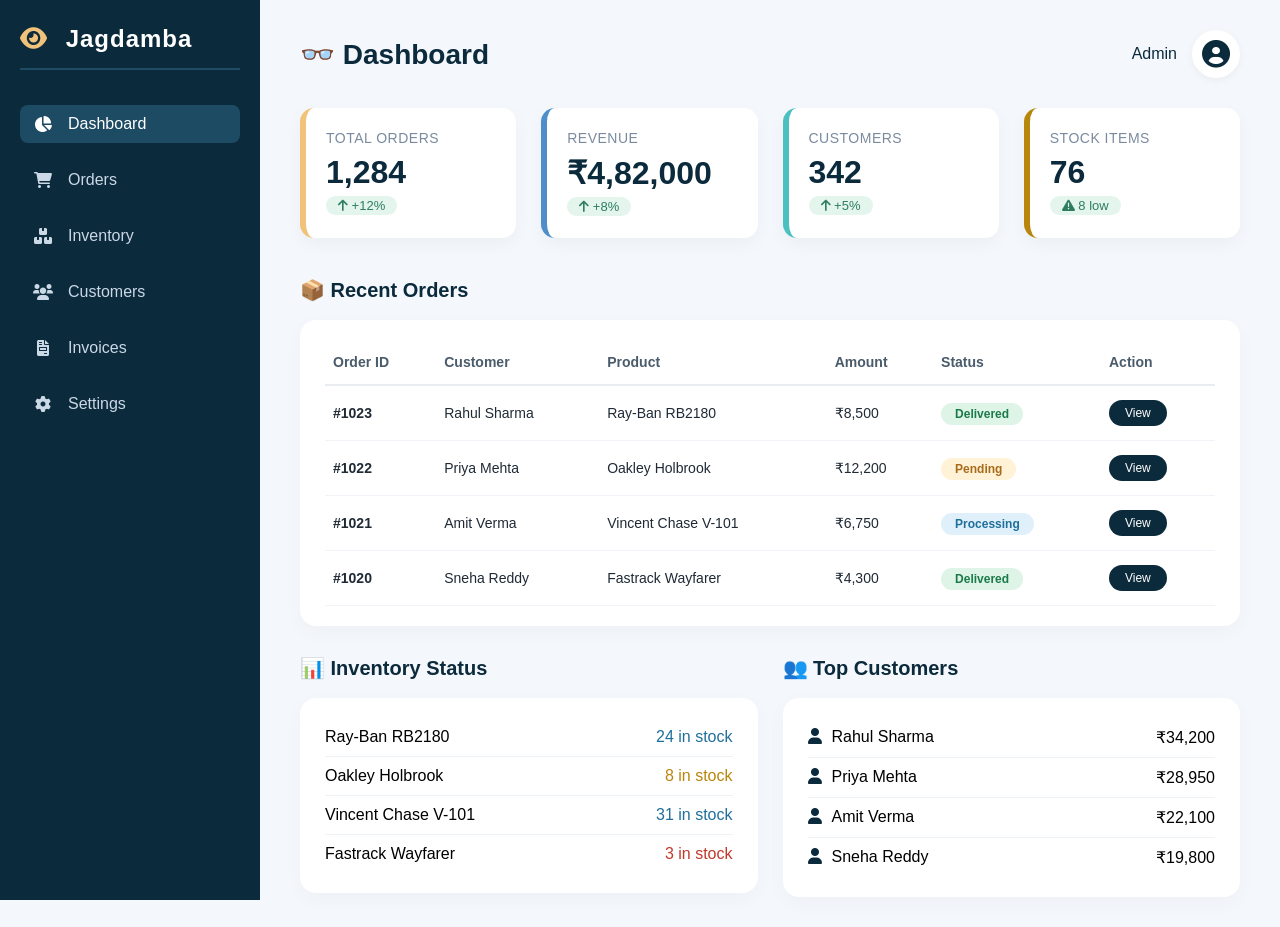
<file: Backend/indexs.html>
<!DOCTYPE html>
<html lang="en">
<head>
  <meta charset="UTF-8" />
  <meta name="viewport" content="width=device-width, initial-scale=1.0"/>
  <title>Jagdamba Optical Admin</title>
  <!-- Font Awesome for icons -->
  <link rel="stylesheet" href="https://cdnjs.cloudflare.com/ajax/libs/font-awesome/6.0.0-beta3/css/all.min.css">
  <style>
    /* ---------- RESET & BASE ---------- */
    * {
      margin: 0;
      padding: 0;
      box-sizing: border-box;
      font-family: 'Segoe UI', Tahoma, Geneva, Verdana, sans-serif;
    }

    body {
      background: #f4f7fc;
      display: flex;
      min-height: 100vh;
    }

    /* ---------- SIDEBAR ---------- */
    .sidebar {
      width: 260px;
      background: #0b2a3c;
      color: #fff;
      padding: 25px 20px;
      position: fixed;
      height: 100%;
      overflow-y: auto;
      transition: 0.3s;
    }

    .sidebar .brand {
      font-size: 24px;
      font-weight: 700;
      margin-bottom: 35px;
      letter-spacing: 1px;
      border-bottom: 2px solid #1d4b63;
      padding-bottom: 15px;
    }
    .sidebar .brand i {
      color: #f0c27a;
      margin-right: 10px;
    }

    .sidebar ul {
      list-style: none;
      padding: 0;
    }

    .sidebar ul li {
      margin: 18px 0;
    }

    .sidebar ul li a {
      color: #cbd8e6;
      text-decoration: none;
      font-size: 16px;
      display: flex;
      align-items: center;
      gap: 14px;
      padding: 10px 12px;
      border-radius: 8px;
      transition: 0.2s;
    }

    .sidebar ul li a:hover,
    .sidebar ul li a.active {
      background: #1d4b63;
      color: #fff;
    }

    .sidebar ul li a i {
      width: 22px;
      text-align: center;
    }

    /* ---------- MAIN CONTENT ---------- */
    .main-content {
      margin-left: 260px;
      padding: 30px 40px;
      width: 100%;
    }

    /* Header */
    .header {
      display: flex;
      justify-content: space-between;
      align-items: center;
      margin-bottom: 30px;
    }

    .header h1 {
      font-size: 28px;
      color: #0b2a3c;
    }

    .header .admin-profile {
      display: flex;
      align-items: center;
      gap: 15px;
    }

    .header .admin-profile i {
      font-size: 28px;
      color: #0b2a3c;
      background: #fff;
      padding: 10px;
      border-radius: 50%;
      box-shadow: 0 2px 8px rgba(0,0,0,0.05);
    }

    /* ---------- STATS CARDS ---------- */
    .stats {
      display: grid;
      grid-template-columns: repeat(auto-fit, minmax(200px, 1fr));
      gap: 25px;
      margin-bottom: 35px;
    }

    .stat-card {
      background: #fff;
      padding: 22px 20px;
      border-radius: 14px;
      box-shadow: 0 6px 18px rgba(0,0,0,0.04);
      border-left: 6px solid #f0c27a;
    }

    .stat-card h3 {
      font-size: 14px;
      color: #7a8a9e;
      font-weight: 500;
      letter-spacing: 0.5px;
    }

    .stat-card .number {
      font-size: 32px;
      font-weight: 700;
      color: #0b2a3c;
      margin: 8px 0 5px;
    }

    .stat-card .sub {
      font-size: 13px;
      color: #2e7d5e;
      background: #e3f5ed;
      display: inline-block;
      padding: 2px 12px;
      border-radius: 20px;
    }

    /* ---------- TABLES & SECTIONS ---------- */
    .section-title {
      font-size: 20px;
      font-weight: 600;
      color: #0b2a3c;
      margin: 40px 0 18px 0;
    }

    .card {
      background: #fff;
      border-radius: 16px;
      padding: 20px 25px;
      box-shadow: 0 6px 20px rgba(0,0,0,0.03);
      overflow-x: auto;
    }

    table {
      width: 100%;
      border-collapse: collapse;
      font-size: 14px;
    }

    th {
      text-align: left;
      padding: 14px 8px;
      color: #4a5b6b;
      font-weight: 600;
      border-bottom: 2px solid #e9edf2;
    }

    td {
      padding: 14px 8px;
      border-bottom: 1px solid #f0f3f7;
      color: #1f2a36;
    }

    .status-badge {
      background: #dff0fa;
      color: #1f6f9b;
      padding: 4px 14px;
      border-radius: 30px;
      font-size: 12px;
      font-weight: 600;
    }

    .status-badge.delivered {
      background: #ddf4e6;
      color: #1b7a4a;
    }

    .status-badge.pending {
      background: #fff2d6;
      color: #a86b1a;
    }

    .btn-small {
      background: #0b2a3c;
      color: #fff;
      border: none;
      padding: 6px 16px;
      border-radius: 30px;
      font-size: 12px;
      cursor: pointer;
      transition: 0.2s;
    }

    .btn-small:hover {
      background: #1d4b63;
    }

    /* ---------- RESPONSIVE ---------- */
    @media (max-width: 768px) {
      .sidebar {
        width: 70px;
        padding: 20px 12px;
      }
      .sidebar .brand {
        font-size: 0;
      }
      .sidebar .brand i {
        font-size: 24px;
        margin-right: 0;
      }
      .sidebar ul li a span {
        display: none;
      }
      .sidebar ul li a {
        justify-content: center;
        padding: 12px 0;
      }
      .main-content {
        margin-left: 70px;
        padding: 20px;
      }
      .stats {
        grid-template-columns: 1fr 1fr;
      }
    }

    @media (max-width: 500px) {
      .stats {
        grid-template-columns: 1fr;
      }
      .header {
        flex-direction: column;
        align-items: start;
        gap: 12px;
      }
    }
  </style>
</head>
<body>

  <!-- SIDEBAR -->
  <aside class="sidebar">
    <div class="brand">
      <i class="fas fa-eye"></i> Jagdamba
    </div>
    <ul>
      <li><a href="#" class="active"><i class="fas fa-chart-pie"></i> <span>Dashboard</span></a></li>
      <li><a href="#"><i class="fas fa-shopping-cart"></i> <span>Orders</span></a></li>
      <li><a href="#"><i class="fas fa-boxes"></i> <span>Inventory</span></a></li>
      <li><a href="#"><i class="fas fa-users"></i> <span>Customers</span></a></li>
      <li><a href="#"><i class="fas fa-file-invoice"></i> <span>Invoices</span></a></li>
      <li><a href="#"><i class="fas fa-cog"></i> <span>Settings</span></a></li>
    </ul>
  </aside>

  <!-- MAIN -->
  <main class="main-content">

    <!-- HEADER -->
    <div class="header">
      <h1>👓 Dashboard</h1>
      <div class="admin-profile">
        <span style="color:#0b2a3c; font-weight:500;">Admin</span>
        <i class="fas fa-user-circle"></i>
      </div>
    </div>

    <!-- STATS -->
    <div class="stats">
      <div class="stat-card">
        <h3>TOTAL ORDERS</h3>
        <div class="number">1,284</div>
        <span class="sub"><i class="fas fa-arrow-up"></i> +12%</span>
      </div>
      <div class="stat-card" style="border-left-color:#4f8ec9;">
        <h3>REVENUE</h3>
        <div class="number">₹4,82,000</div>
        <span class="sub"><i class="fas fa-arrow-up"></i> +8%</span>
      </div>
      <div class="stat-card" style="border-left-color:#4bc0c0;">
        <h3>CUSTOMERS</h3>
        <div class="number">342</div>
        <span class="sub"><i class="fas fa-arrow-up"></i> +5%</span>
      </div>
      <div class="stat-card" style="border-left-color:#b8860b;">
        <h3>STOCK ITEMS</h3>
        <div class="number">76</div>
        <span class="sub"><i class="fas fa-exclamation-triangle"></i> 8 low</span>
      </div>
    </div>

    <!-- RECENT ORDERS -->
    <div class="section-title">📦 Recent Orders</div>
    <div class="card">
      <table>
        <thead>
          <tr>
            <th>Order ID</th>
            <th>Customer</th>
            <th>Product</th>
            <th>Amount</th>
            <th>Status</th>
            <th>Action</th>
          </tr>
        </thead>
        <tbody>
          <tr>
            <td><strong>#1023</strong></td>
            <td>Rahul Sharma</td>
            <td>Ray-Ban RB2180</td>
            <td>₹8,500</td>
            <td><span class="status-badge delivered">Delivered</span></td>
            <td><button class="btn-small">View</button></td>
          </tr>
          <tr>
            <td><strong>#1022</strong></td>
            <td>Priya Mehta</td>
            <td>Oakley Holbrook</td>
            <td>₹12,200</td>
            <td><span class="status-badge pending">Pending</span></td>
            <td><button class="btn-small">View</button></td>
          </tr>
          <tr>
            <td><strong>#1021</strong></td>
            <td>Amit Verma</td>
            <td>Vincent Chase V-101</td>
            <td>₹6,750</td>
            <td><span class="status-badge">Processing</span></td>
            <td><button class="btn-small">View</button></td>
          </tr>
          <tr>
            <td><strong>#1020</strong></td>
            <td>Sneha Reddy</td>
            <td>Fastrack Wayfarer</td>
            <td>₹4,300</td>
            <td><span class="status-badge delivered">Delivered</span></td>
            <td><button class="btn-small">View</button></td>
          </tr>
        </tbody>
      </table>
    </div>

    <!-- INVENTORY + CUSTOMERS (two columns) -->
    <div style="display: grid; grid-template-columns: 1fr 1fr; gap: 25px; margin-top: 30px;">

      <!-- Inventory -->
      <div>
        <div class="section-title" style="margin-top:0;">📊 Inventory Status</div>
        <div class="card">
          <ul style="list-style:none;">
            <li style="display:flex; justify-content:space-between; padding:10px 0; border-bottom:1px solid #edf2f7;">
              <span>Ray-Ban RB2180</span> <span style="color:#1f6f9b;">24 in stock</span>
            </li>
            <li style="display:flex; justify-content:space-between; padding:10px 0; border-bottom:1px solid #edf2f7;">
              <span>Oakley Holbrook</span> <span style="color:#b8860b;">8 in stock</span>
            </li>
            <li style="display:flex; justify-content:space-between; padding:10px 0; border-bottom:1px solid #edf2f7;">
              <span>Vincent Chase V-101</span> <span style="color:#1f6f9b;">31 in stock</span>
            </li>
            <li style="display:flex; justify-content:space-between; padding:10px 0;">
              <span>Fastrack Wayfarer</span> <span style="color:#c0392b;">3 in stock</span>
            </li>
          </ul>
        </div>
      </div>

      <!-- Customers -->
      <div>
        <div class="section-title" style="margin-top:0;">👥 Top Customers</div>
        <div class="card">
          <ul style="list-style:none;">
            <li style="display:flex; justify-content:space-between; padding:10px 0; border-bottom:1px solid #edf2f7;">
              <span><i class="fas fa-user" style="color:#0b2a3c; margin-right:10px;"></i>Rahul Sharma</span> <span>₹34,200</span>
            </li>
            <li style="display:flex; justify-content:space-between; padding:10px 0; border-bottom:1px solid #edf2f7;">
              <span><i class="fas fa-user" style="color:#0b2a3c; margin-right:10px;"></i>Priya Mehta</span> <span>₹28,950</span>
            </li>
            <li style="display:flex; justify-content:space-between; padding:10px 0; border-bottom:1px solid #edf2f7;">
              <span><i class="fas fa-user" style="color:#0b2a3c; margin-right:10px;"></i>Amit Verma</span> <span>₹22,100</span>
            </li>
            <li style="display:flex; justify-content:space-between; padding:10px 0;">
              <span><i class="fas fa-user" style="color:#0b2a3c; margin-right:10px;"></i>Sneha Reddy</span> <span>₹19,800</span>
            </li>
          </ul>
        </div>
      </div>

    </div>

  </main>

</body>
</html>
</file>
